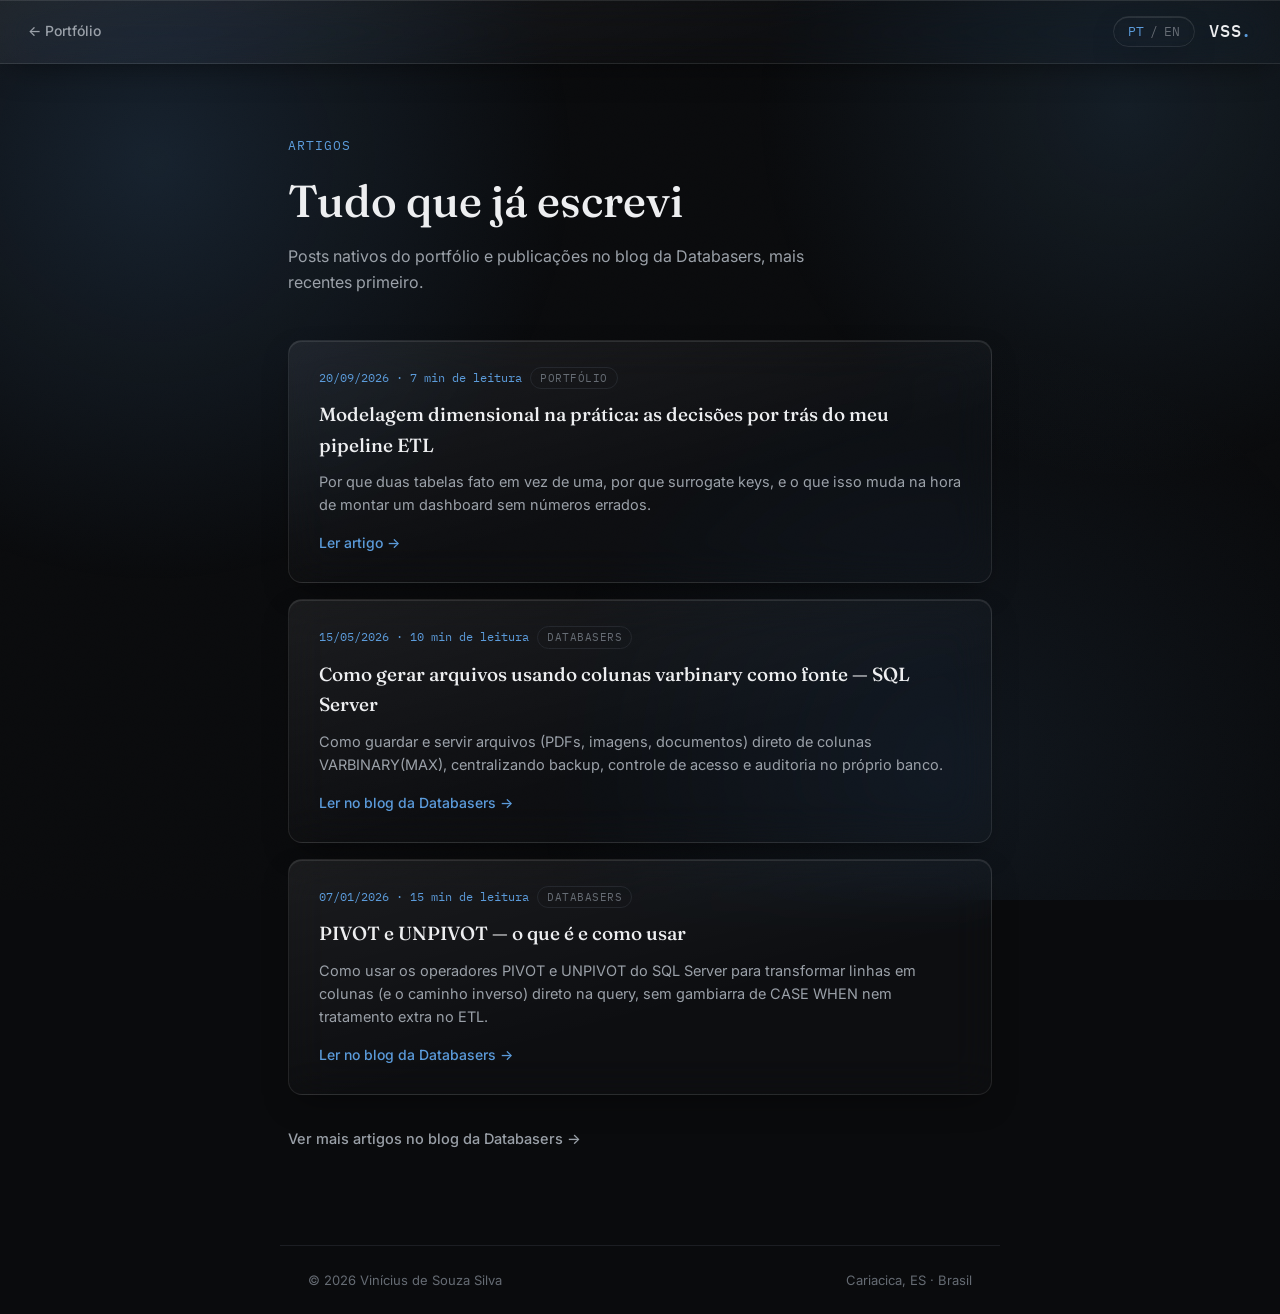
<file: artigos/index.html>
<!DOCTYPE html>
<html lang="pt-BR">
<head>
<meta charset="UTF-8">
<meta name="viewport" content="width=device-width, initial-scale=1.0">
<title>Artigos · Vinícius de Souza Silva</title>
<meta name="description" content="Todos os artigos de Vinícius de Souza Silva: posts nativos do portfólio e publicações no blog da Databasers.">

<meta property="og:type" content="website">
<meta property="og:url" content="https://vinnysou.github.io/artigos/index.html">
<meta property="og:title" content="Artigos · Vinícius de Souza Silva">
<meta property="og:description" content="Posts nativos do portfólio e publicações no blog da Databasers.">
<meta property="og:image" content="https://vinnysou.github.io/assets/og-image.png">
<meta name="twitter:card" content="summary_large_image">
<meta name="twitter:image" content="https://vinnysou.github.io/assets/og-image.png">

<link rel="icon" href="../assets/favicon.svg" type="image/svg+xml">
<link rel="preconnect" href="https://fonts.googleapis.com">
<link rel="preconnect" href="https://fonts.gstatic.com" crossorigin>
<link href="https://fonts.googleapis.com/css2?family=Fraunces:opsz,wght@9..144,400;9..144,500;9..144,600&family=Inter:wght@400;500;600;700&family=IBM+Plex+Mono:wght@400;500&display=swap" rel="stylesheet">
<link rel="stylesheet" href="../css/style.css?v=5">
</head>
<body>

<div class="bg-blobs" aria-hidden="true"></div>
<div class="noise-overlay" aria-hidden="true"></div>

<header class="article-header glass">
  <a href="../index.html#artigos" class="article-back">&#8592; Portfólio</a>
  <div class="header-actions">
    <button class="lang-toggle glass" id="lang-toggle" type="button" aria-label="Switch language">
      <span class="lang-opt is-active" data-lang="pt">PT</span><span class="lang-sep">/</span><span class="lang-opt" data-lang="en">EN</span>
    </button>
    <a href="../index.html" class="brand">VSS<span class="brand-dot">.</span></a>
  </div>
</header>

<main class="article-page article-page--wide">
  <p class="csection-eyebrow reveal" data-i18n="articlesPage.eyebrow">Artigos</p>
  <h1 class="prose-title reveal" data-i18n="articlesPage.title">Tudo que já escrevi</h1>
  <p class="section-lead reveal" data-i18n="articlesPage.lead">Posts nativos do portfólio e publicações no blog da Databasers, mais recentes primeiro.</p>

  <div class="articles-list reveal">
    <a class="article-card glass" href="modelagem-dimensional-na-pratica.html">
      <p class="article-meta"><span data-i18n="articles.dimensional.date">20/09/2026</span> · <span data-i18n="articles.dimensional.read">7 min de leitura</span><span class="article-source">Portfólio</span></p>
      <h3 data-i18n="articles.dimensional.title">Modelagem dimensional na prática: as decisões por trás do meu pipeline ETL</h3>
      <p data-i18n="articles.dimensional.excerpt">Por que duas tabelas fato em vez de uma, por que surrogate keys, e o que isso muda na hora de montar um dashboard sem números errados.</p>
      <span class="article-link" data-i18n="articles.readNative">Ler artigo &#8594;</span>
    </a>

    <a class="article-card glass" href="https://databasers.com.br/blog/details/O%20VARBINARY%20%C3%A9%20um%20tipo%20de%20dado%20do%20SQL%20Server%20destinado%20ao%20armazenamento%20de%20dados%20bin%C3%A1rios%20de%20tamanho%20vari%C3%A1vel.%20Diferente%20dos%20tipos%20convencionais..." target="_blank" rel="noopener">
      <p class="article-meta"><span data-i18n="articles.varbinary.date">15/05/2026</span> · <span data-i18n="articles.varbinary.read">10 min de leitura</span><span class="article-source">Databasers</span></p>
      <h3 data-i18n="articles.varbinary.title">Como gerar arquivos usando colunas varbinary como fonte — SQL Server</h3>
      <p data-i18n="articles.varbinary.excerpt">Como guardar e servir arquivos (PDFs, imagens, documentos) direto de colunas VARBINARY(MAX), centralizando backup, controle de acesso e auditoria no próprio banco.</p>
      <span class="article-link" data-i18n="articles.read">Ler no blog da Databasers &#8594;</span>
    </a>

    <a class="article-card glass" href="https://databasers.com.br/blog/details/Para%20quem%20trabalha%20com%20SQL%20Server,%20%C3%A9%20muito%20comum%20a%20necessidade%20de%20reorganizar%20dados%20para%20atender%20diferentes%20cen%C3%A1rios,%20como%20gera%C3%A7%C3%A3o%20de%20relat%C3%B3rios..." target="_blank" rel="noopener">
      <p class="article-meta"><span data-i18n="articles.pivot.date">07/01/2026</span> · <span data-i18n="articles.pivot.read">15 min de leitura</span><span class="article-source">Databasers</span></p>
      <h3 data-i18n="articles.pivot.title">PIVOT e UNPIVOT — o que é e como usar</h3>
      <p data-i18n="articles.pivot.excerpt">Como usar os operadores PIVOT e UNPIVOT do SQL Server para transformar linhas em colunas (e o caminho inverso) direto na query, sem gambiarra de CASE WHEN nem tratamento extra no ETL.</p>
      <span class="article-link" data-i18n="articles.read">Ler no blog da Databasers &#8594;</span>
    </a>
  </div>

  <p class="articles-more reveal">
    <a href="https://databasers.com.br/blog/autor/vinicius-silva" target="_blank" rel="noopener" data-i18n="articles.more">Ver mais artigos no blog da Databasers &#8594;</a>
  </p>
</main>

<footer class="content-footer article-footer">
  <p>&copy; <span id="year"></span> Vinícius de Souza Silva</p>
  <p data-i18n="footer.built">Cariacica, ES · Brasil</p>
</footer>

<script src="../js/main.js?v=6"></script>
</body>
</html>
</file>
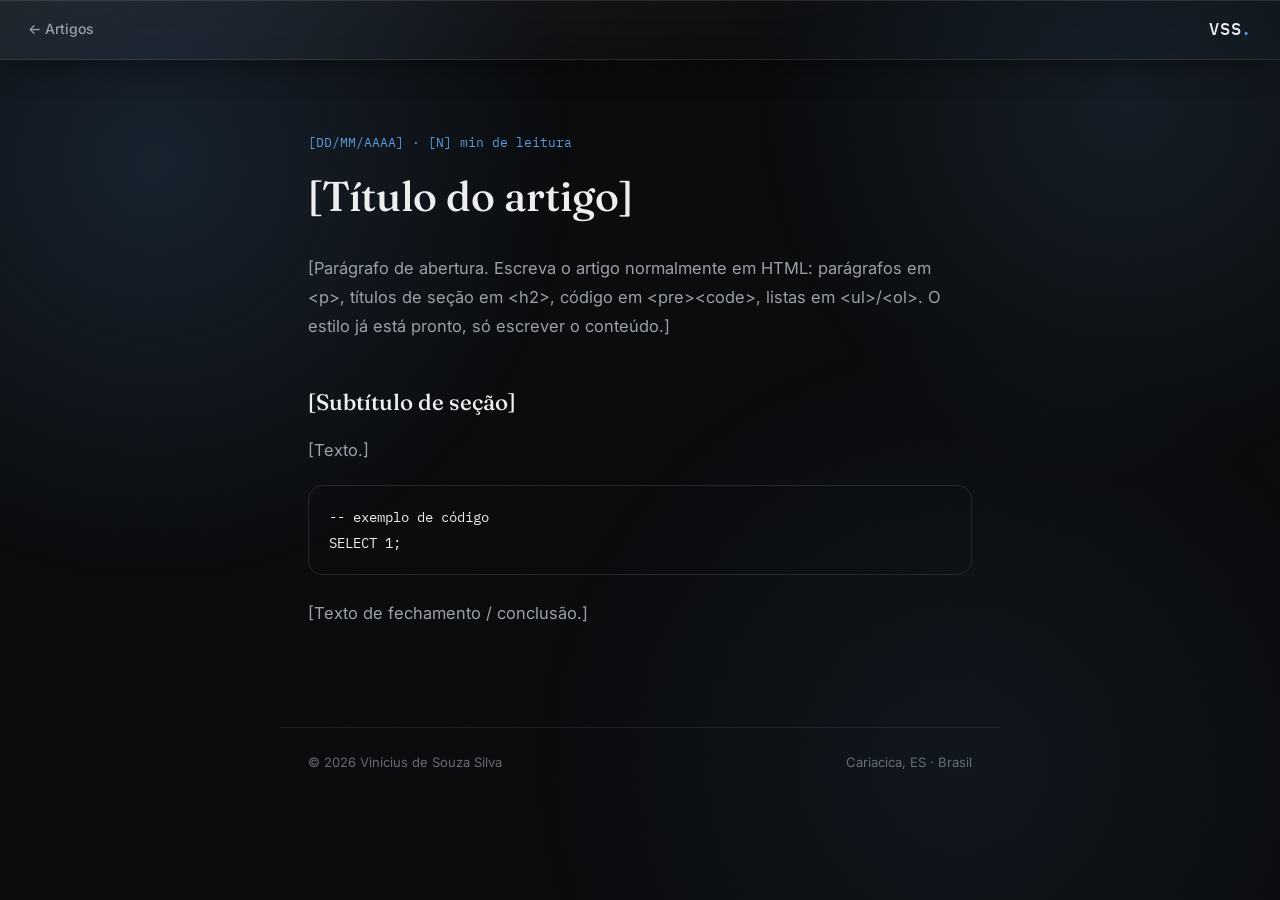
<file: artigos/_template.html>
<!DOCTYPE html>
<html lang="pt-BR">
<head>
<meta charset="UTF-8">
<meta name="viewport" content="width=device-width, initial-scale=1.0">
<title>[Título do artigo] · Vinícius de Souza Silva</title>
<meta name="description" content="[Resumo de 1-2 linhas para SEO e compartilhamento.]">
<link rel="icon" href="../assets/favicon.svg" type="image/svg+xml">
<link rel="preconnect" href="https://fonts.googleapis.com">
<link rel="preconnect" href="https://fonts.gstatic.com" crossorigin>
<link href="https://fonts.googleapis.com/css2?family=Fraunces:opsz,wght@9..144,400;9..144,500;9..144,600&family=Inter:wght@400;500;600;700&family=IBM+Plex+Mono:wght@400;500&display=swap" rel="stylesheet">
<link rel="stylesheet" href="../css/style.css?v=5">
</head>
<body>

<div class="bg-blobs" aria-hidden="true"></div>
<div class="noise-overlay" aria-hidden="true"></div>

<header class="article-header glass">
  <a href="index.html" class="article-back">&#8592; Artigos</a>
  <a href="../index.html" class="brand">VSS<span class="brand-dot">.</span></a>
</header>

<main class="article-page">
  <article class="prose">
    <p class="article-meta">
      <span>[DD/MM/AAAA]</span> · <span>[N] min de leitura</span>
    </p>
    <h1>[Título do artigo]</h1>

    <p>[Parágrafo de abertura. Escreva o artigo normalmente em HTML: parágrafos em
    &lt;p&gt;, títulos de seção em &lt;h2&gt;, código em &lt;pre&gt;&lt;code&gt;,
    listas em &lt;ul&gt;/&lt;ol&gt;. O estilo já está pronto, só escrever o
    conteúdo.]</p>

    <h2>[Subtítulo de seção]</h2>
    <p>[Texto.]</p>

    <pre><code>-- exemplo de código
SELECT 1;</code></pre>

    <p>[Texto de fechamento / conclusão.]</p>
  </article>
</main>

<footer class="content-footer article-footer">
  <p>&copy; <span id="year"></span> Vinícius de Souza Silva</p>
  <p>Cariacica, ES · Brasil</p>
</footer>

<script>document.getElementById("year").textContent = new Date().getFullYear();</script>
</body>
</html>
</file>
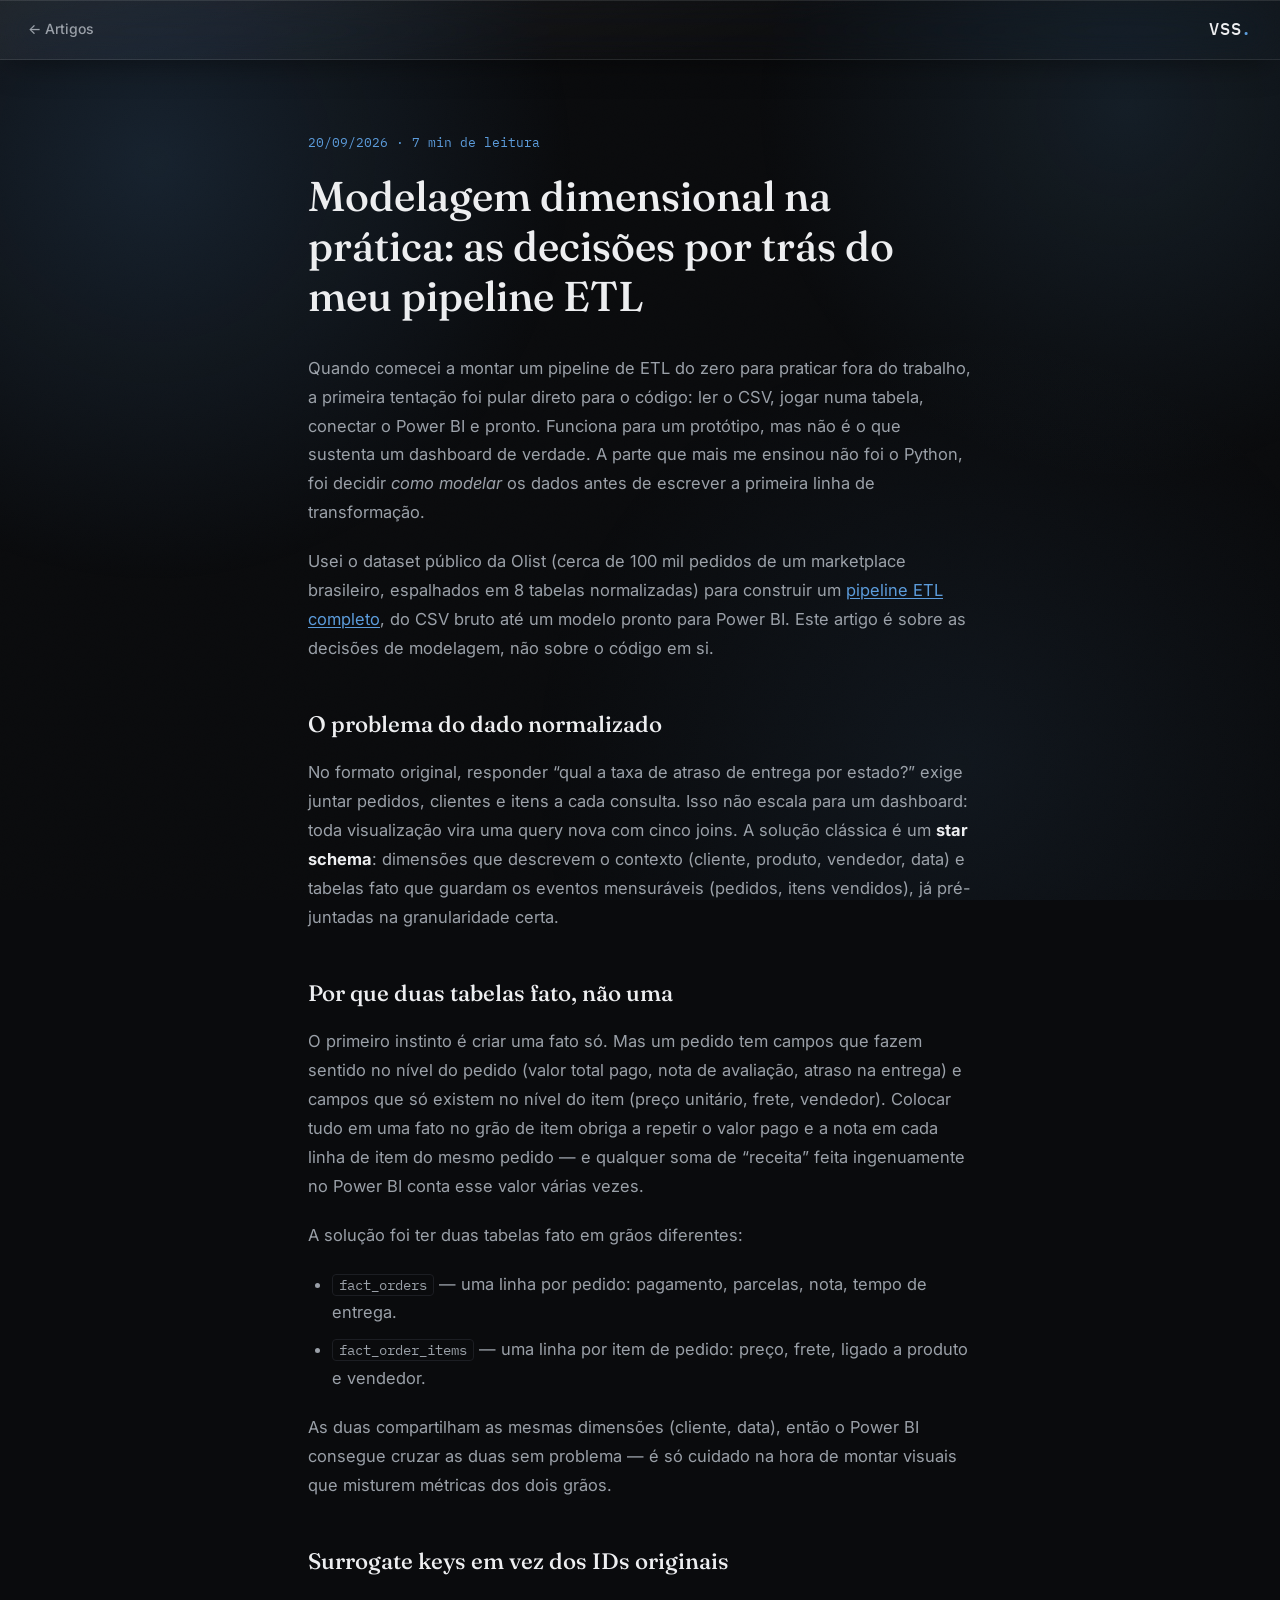
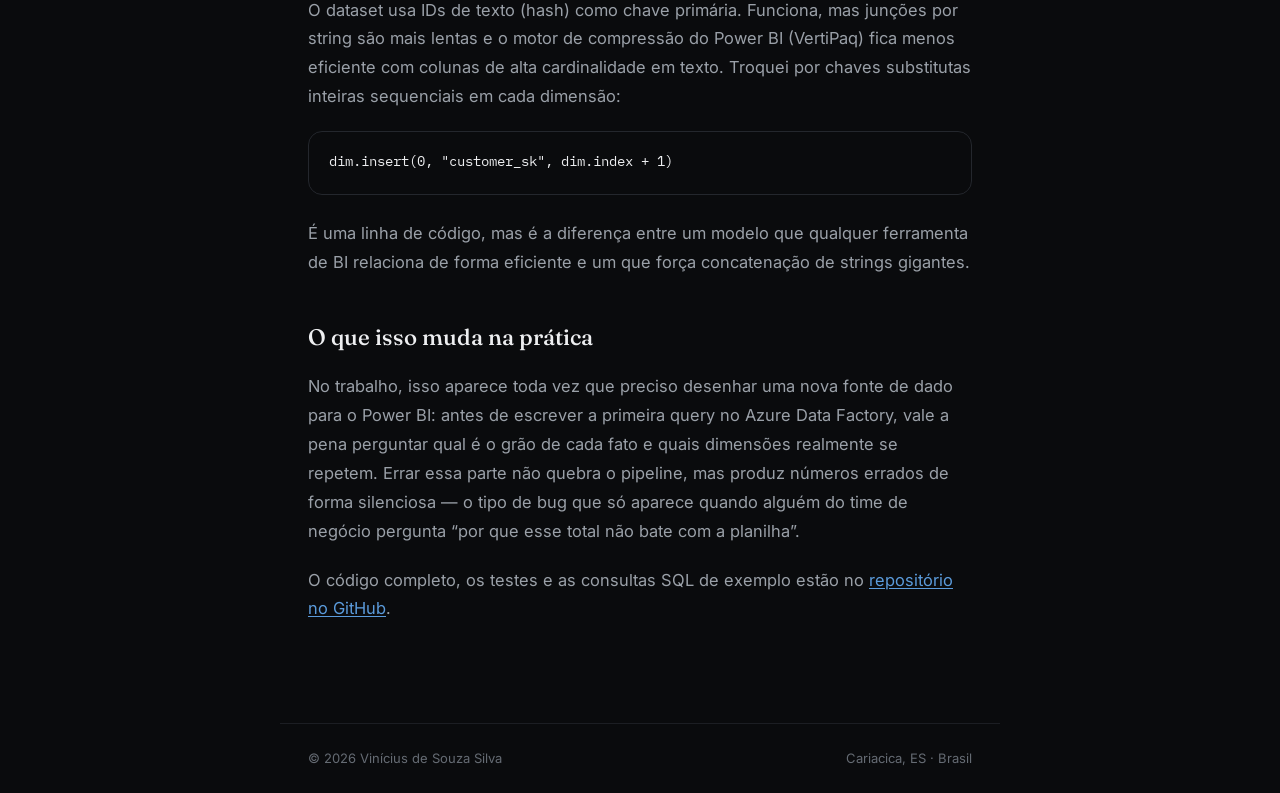
<file: artigos/modelagem-dimensional-na-pratica.html>
<!DOCTYPE html>
<html lang="pt-BR">
<head>
<meta charset="UTF-8">
<meta name="viewport" content="width=device-width, initial-scale=1.0">
<title>Modelagem dimensional na prática · Vinícius de Souza Silva</title>
<meta name="description" content="As decisões por trás do meu pipeline ETL: por que duas tabelas fato, por que surrogate keys, e o que isso muda na hora de montar um dashboard.">
<link rel="icon" href="../assets/favicon.svg" type="image/svg+xml">
<link rel="preconnect" href="https://fonts.googleapis.com">
<link rel="preconnect" href="https://fonts.gstatic.com" crossorigin>
<link href="https://fonts.googleapis.com/css2?family=Fraunces:opsz,wght@9..144,400;9..144,500;9..144,600&family=Inter:wght@400;500;600;700&family=IBM+Plex+Mono:wght@400;500&display=swap" rel="stylesheet">
<link rel="stylesheet" href="../css/style.css?v=5">
</head>
<body>

<div class="bg-blobs" aria-hidden="true"></div>
<div class="noise-overlay" aria-hidden="true"></div>

<header class="article-header glass">
  <a href="index.html" class="article-back">&#8592; Artigos</a>
  <a href="../index.html" class="brand">VSS<span class="brand-dot">.</span></a>
</header>

<main class="article-page">
  <article class="prose">
    <p class="article-meta">
      <span>20/09/2026</span> · <span>7 min de leitura</span>
    </p>
    <h1>Modelagem dimensional na prática: as decisões por trás do meu pipeline ETL</h1>

    <p>Quando comecei a montar um pipeline de ETL do zero para praticar fora do
    trabalho, a primeira tentação foi pular direto para o código: ler o CSV, jogar
    numa tabela, conectar o Power BI e pronto. Funciona para um protótipo, mas não é
    o que sustenta um dashboard de verdade. A parte que mais me ensinou não foi o
    Python, foi decidir <em>como modelar</em> os dados antes de escrever a primeira
    linha de transformação.</p>

    <p>Usei o dataset público da Olist (cerca de 100 mil pedidos de um marketplace
    brasileiro, espalhados em 8 tabelas normalizadas) para construir um
    <a href="https://github.com/VinnySou/olist-etl-powerbi" target="_blank" rel="noopener">pipeline ETL completo</a>,
    do CSV bruto até um modelo pronto para Power BI. Este artigo é sobre as decisões
    de modelagem, não sobre o código em si.</p>

    <h2>O problema do dado normalizado</h2>

    <p>No formato original, responder “qual a taxa de atraso de entrega por estado?”
    exige juntar pedidos, clientes e itens a cada consulta. Isso não escala para um
    dashboard: toda visualização vira uma query nova com cinco joins. A solução
    clássica é um <strong>star schema</strong>: dimensões que descrevem o contexto
    (cliente, produto, vendedor, data) e tabelas fato que guardam os eventos
    mensuráveis (pedidos, itens vendidos), já pré-juntadas na granularidade certa.</p>

    <h2>Por que duas tabelas fato, não uma</h2>

    <p>O primeiro instinto é criar uma fato só. Mas um pedido tem campos que fazem
    sentido no nível do pedido (valor total pago, nota de avaliação, atraso na
    entrega) e campos que só existem no nível do item (preço unitário, frete,
    vendedor). Colocar tudo em uma fato no grão de item obriga a repetir o valor
    pago e a nota em cada linha de item do mesmo pedido — e qualquer soma de
    “receita” feita ingenuamente no Power BI conta esse valor várias vezes.</p>

    <p>A solução foi ter duas tabelas fato em grãos diferentes:</p>

    <ul>
      <li><code>fact_orders</code> — uma linha por pedido: pagamento, parcelas, nota,
      tempo de entrega.</li>
      <li><code>fact_order_items</code> — uma linha por item de pedido: preço,
      frete, ligado a produto e vendedor.</li>
    </ul>

    <p>As duas compartilham as mesmas dimensões (cliente, data), então o Power BI
    consegue cruzar as duas sem problema — é só cuidado na hora de montar visuais que
    misturem métricas dos dois grãos.</p>

    <h2>Surrogate keys em vez dos IDs originais</h2>

    <p>O dataset usa IDs de texto (hash) como chave primária. Funciona, mas junções
    por string são mais lentas e o motor de compressão do Power BI (VertiPaq) fica
    menos eficiente com colunas de alta cardinalidade em texto. Troquei por chaves
    substitutas inteiras sequenciais em cada dimensão:</p>

    <pre><code>dim.insert(0, "customer_sk", dim.index + 1)</code></pre>

    <p>É uma linha de código, mas é a diferença entre um modelo que qualquer
    ferramenta de BI relaciona de forma eficiente e um que força concatenação de
    strings gigantes.</p>

    <h2>O que isso muda na prática</h2>

    <p>No trabalho, isso aparece toda vez que preciso desenhar uma nova fonte de dado
    para o Power BI: antes de escrever a primeira query no Azure Data Factory, vale a
    pena perguntar qual é o grão de cada fato e quais dimensões realmente se repetem.
    Errar essa parte não quebra o pipeline, mas produz números errados de forma
    silenciosa — o tipo de bug que só aparece quando alguém do time de negócio
    pergunta “por que esse total não bate com a planilha”.</p>

    <p>O código completo, os testes e as consultas SQL de exemplo estão no
    <a href="https://github.com/VinnySou/olist-etl-powerbi" target="_blank" rel="noopener">repositório no GitHub</a>.</p>
  </article>
</main>

<footer class="content-footer article-footer">
  <p>&copy; <span id="year"></span> Vinícius de Souza Silva</p>
  <p>Cariacica, ES · Brasil</p>
</footer>

<script>document.getElementById("year").textContent = new Date().getFullYear();</script>
</body>
</html>
</file>
<file: css/style.css>
/* ---------- Design tokens ---------- */
:root {
  --bg: #0a0b0d;
  --bg-elevated: #131519;
  --border: #24272d;
  --border-soft: #1c1e23;
  --text: #edeef0;
  --text-muted: #9aa0a8;
  --text-faint: #656b73;
  --accent: #5b9bdb;
  --accent-dim: #3d6c93;
  --accent-ink: #071018;
  --glass-cool: 96, 165, 220;

  --font-display: 'Fraunces', Georgia, serif;
  --font-body: 'Inter', -apple-system, BlinkMacSystemFont, sans-serif;
  --font-mono: 'IBM Plex Mono', 'SFMono-Regular', Menlo, monospace;

  --radius: 14px;
}

* { box-sizing: border-box; }
html { scroll-behavior: smooth; }

body {
  margin: 0;
  background: var(--bg);
  color: var(--text);
  font-family: var(--font-body);
  font-size: 16px;
  line-height: 1.6;
  -webkit-font-smoothing: antialiased;
}

@media (prefers-reduced-motion: reduce) {
  html { scroll-behavior: auto; }
  * { animation-duration: 0.001ms !important; transition-duration: 0.001ms !important; }
}

a { color: inherit; text-decoration: none; }

/* ---------- Ambient background ---------- */
.bg-blobs {
  position: fixed;
  inset: 0;
  z-index: 0;
  pointer-events: none;
  background:
    radial-gradient(680px circle at 12% 18%, rgba(91, 155, 219, 0.16), transparent 62%),
    radial-gradient(620px circle at 88% 12%, rgba(var(--glass-cool), 0.12), transparent 60%),
    radial-gradient(720px circle at 75% 85%, rgba(91, 155, 219, 0.08), transparent 60%);
}

.noise-overlay {
  position: fixed;
  inset: 0;
  pointer-events: none;
  z-index: 999;
  opacity: 0.03;
  mix-blend-mode: overlay;
  background-image: url("data:image/svg+xml,%3Csvg xmlns='http://www.w3.org/2000/svg' width='120' height='120'%3E%3Cfilter id='n'%3E%3CfeTurbulence type='fractalNoise' baseFrequency='0.9' numOctaves='2' stitchTiles='stitch'/%3E%3C/filter%3E%3Crect width='100%25' height='100%25' filter='url(%23n)'/%3E%3C/svg%3E");
}

/* ---------- Liquid glass ---------- */
.glass {
  background: linear-gradient(165deg, rgba(255,255,255,0.07), rgba(255,255,255,0.015) 60%);
  backdrop-filter: blur(20px) saturate(140%);
  -webkit-backdrop-filter: blur(20px) saturate(140%);
  border: 1px solid rgba(255,255,255,0.09);
  box-shadow:
    inset 0 1px 0 rgba(255,255,255,0.10),
    0 12px 32px -12px rgba(0,0,0,0.5);
}

/* ---------- Reveal-on-scroll ---------- */
.reveal {
  opacity: 0;
  transform: translateY(14px);
  transition: opacity 0.7s ease, transform 0.7s ease;
}
.reveal.is-visible {
  opacity: 1;
  transform: translateY(0);
}

.brand {
  font-family: var(--font-mono);
  font-size: 17px;
  letter-spacing: 0.04em;
  font-weight: 500;
}
.brand-dot { color: var(--accent); }

.header-actions { display: flex; align-items: center; gap: 14px; }

.lang-toggle {
  font-family: var(--font-mono);
  font-size: 13px;
  background: none;
  border-radius: 999px;
  color: var(--text-muted);
  padding: 6px 12px;
  cursor: pointer;
  display: flex;
  align-items: center;
  gap: 4px;
}
.lang-opt { padding: 0 2px; color: var(--text-faint); transition: color 0.15s ease; }
.lang-opt.is-active { color: var(--accent); }
.lang-sep { color: var(--text-faint); }

.csection { padding-bottom: 120px; }
.csection:last-of-type { padding-bottom: 60px; }

.csection-eyebrow {
  font-family: var(--font-mono);
  font-size: 13px;
  letter-spacing: 0.08em;
  text-transform: uppercase;
  color: var(--accent);
  margin: 0 0 28px;
}

.contact-title {
  font-family: var(--font-display);
  font-weight: 500;
  font-size: clamp(1.9rem, 3vw, 2.5rem);
  margin: 0 0 18px;
}

.section-lead {
  color: var(--text-muted);
  font-size: 16px;
  max-width: 520px;
  margin: 0 0 44px;
}

/* ---------- About ---------- */
.about-grid {
  display: grid;
  grid-template-columns: 1.4fr 1fr;
  gap: 40px;
  margin-bottom: 64px;
}
.about-text p {
  color: var(--text-muted);
  font-size: 16px;
  margin: 0 0 18px;
}
.about-text p:last-child { margin-bottom: 0; }

.about-facts {
  padding: 8px 24px;
  border-radius: var(--radius);
  align-self: start;
}
.about-facts dl { margin: 0; }
.fact {
  padding: 16px 0;
  border-bottom: 1px solid rgba(255,255,255,0.07);
}
.fact:last-child { border-bottom: none; }
.fact dt {
  font-family: var(--font-mono);
  font-size: 11.5px;
  text-transform: uppercase;
  letter-spacing: 0.06em;
  color: var(--text-faint);
  margin-bottom: 6px;
}
.fact dd { margin: 0; font-size: 14.5px; }

.skills {
  display: grid;
  grid-template-columns: repeat(2, 1fr);
  gap: 28px 32px;
}
.skill-group h3 {
  font-size: 13px;
  font-weight: 600;
  color: var(--text);
  margin: 0 0 14px;
}
.tag-list {
  list-style: none;
  margin: 0;
  padding: 0;
  display: flex;
  flex-wrap: wrap;
  gap: 8px;
}
.tag-list li {
  font-size: 12.5px;
  color: var(--text-muted);
  border: 1px solid var(--border);
  border-radius: 999px;
  padding: 5px 11px;
  transition: color 0.2s ease, border-color 0.2s ease, background-color 0.2s ease, transform 0.2s ease;
}

/* ---------- Skill tag hover colors (one per category) ---------- */
.skill-group--cloud .tag-list li:hover {
  color: #7db8ea;
  border-color: #7db8ea;
  background: rgba(125, 184, 234, 0.1);
  transform: translateY(-1px);
}
.skill-group--db .tag-list li:hover {
  color: #5fcf9f;
  border-color: #5fcf9f;
  background: rgba(95, 207, 159, 0.1);
  transform: translateY(-1px);
}
.skill-group--bi .tag-list li:hover {
  color: #ec9270;
  border-color: #ec9270;
  background: rgba(236, 146, 112, 0.1);
  transform: translateY(-1px);
}
.skill-group--lang .tag-list li:hover {
  color: #b79cf2;
  border-color: #b79cf2;
  background: rgba(183, 156, 242, 0.1);
  transform: translateY(-1px);
}

/* ---------- Timeline ---------- */
.timeline {
  list-style: none;
  margin: 0;
  padding: 0;
  border-left: 1px solid var(--border);
}
.timeline-item {
  position: relative;
  padding: 0 0 46px 32px;
}
.timeline-item:last-child { padding-bottom: 0; }
.timeline-marker {
  position: absolute;
  left: -5px;
  top: 4px;
  width: 9px;
  height: 9px;
  border-radius: 50%;
  background: var(--bg);
  border: 2px solid var(--accent);
}
.timeline-date {
  font-family: var(--font-mono);
  font-size: 12.5px;
  color: var(--accent);
  margin: 0 0 8px;
}
.timeline-content h3 {
  font-size: 16.5px;
  margin: 0 0 10px;
  font-weight: 600;
}
.timeline-content p {
  color: var(--text-muted);
  font-size: 14.5px;
  margin: 0;
}

/* ---------- Achievements ---------- */
.achievements-grid {
  display: grid;
  grid-template-columns: repeat(2, 1fr);
  gap: 20px;
  margin-bottom: 48px;
}
.achievement-card {
  border-radius: var(--radius);
  overflow: hidden;
  display: flex;
  flex-direction: column;
}
.achievement-photo {
  aspect-ratio: 16 / 10;
  width: 100%;
  object-fit: cover;
  display: block;
}
.achievement-photo--empty {
  display: flex;
  align-items: center;
  justify-content: center;
  background: linear-gradient(160deg, rgba(255,255,255,0.05), rgba(255,255,255,0.01));
  border-bottom: 1px solid rgba(255,255,255,0.07);
  color: var(--text-faint);
  font-family: var(--font-mono);
  font-size: 12px;
  text-transform: uppercase;
  letter-spacing: 0.05em;
}
.achievement-body { padding: 22px 24px 26px; }
.achievement-icon {
  display: block;
  width: 24px;
  height: 24px;
  margin-bottom: 10px;
  background-color: var(--accent);
  opacity: 0.9;
  -webkit-mask-image: url(../assets/badge-medal.svg);
  mask-image: url(../assets/badge-medal.svg);
  -webkit-mask-repeat: no-repeat;
  mask-repeat: no-repeat;
  -webkit-mask-size: contain;
  mask-size: contain;
}
.achievement-badge {
  display: inline-block;
  font-family: var(--font-mono);
  font-size: 11px;
  font-weight: 500;
  letter-spacing: 0.05em;
  color: var(--accent);
  border: 1px solid var(--accent-dim);
  border-radius: 999px;
  padding: 3px 10px;
  margin-bottom: 10px;
}
.achievement-badge--gold {
  color: #e0b64f;
  border-color: #8a6a2f;
}
.achievement-card h3 {
  font-family: var(--font-display);
  font-size: 18px;
  font-weight: 500;
  margin: 0 0 8px;
}
.achievement-meta {
  font-family: var(--font-mono);
  font-size: 12px;
  color: var(--text-faint);
  margin: 0 0 10px;
}
.achievement-card p:not(.achievement-meta) {
  font-size: 14px;
  color: var(--text-muted);
  margin: 0;
  line-height: 1.6;
}

.certifications h3 {
  font-size: 13.5px;
  color: var(--text-faint);
  font-weight: 500;
  margin: 0 0 16px;
}
.cert-badges {
  display: flex;
  flex-wrap: wrap;
  gap: 14px;
}
.cert-badge {
  display: flex;
  align-items: center;
  gap: 12px;
  border-radius: var(--radius);
  padding: 14px 18px;
  background: linear-gradient(165deg, rgba(255,255,255,0.06), rgba(255,255,255,0.015));
  border: 1px solid rgba(255,255,255,0.09);
}
.cert-badge-icon {
  display: block;
  width: 28px;
  height: 28px;
  flex-shrink: 0;
  background-color: var(--accent);
  -webkit-mask-image: url(../assets/badge-cert.svg);
  mask-image: url(../assets/badge-cert.svg);
  -webkit-mask-repeat: no-repeat;
  mask-repeat: no-repeat;
  -webkit-mask-size: contain;
  mask-size: contain;
}
.cert-badge-icon--official {
  width: 34px;
  height: 34px;
  background-color: transparent;
  -webkit-mask-image: none;
  mask-image: none;
}
a.cert-badge {
  transition: border-color 0.2s ease, transform 0.2s ease;
}
a.cert-badge:hover {
  border-color: var(--accent-dim);
  transform: translateY(-2px);
}
.cert-badge strong {
  display: block;
  font-family: var(--font-mono);
  font-size: 13px;
  color: var(--text);
}
.cert-badge span {
  font-size: 12.5px;
  color: var(--text-muted);
}
.cert-badge--pending {
  opacity: 0.55;
}

/* ---------- Projects ---------- */
.projects-grid {
  display: flex;
  flex-direction: column;
  gap: 20px;
  margin-bottom: 56px;
}
.project-card {
  border-radius: var(--radius);
  padding: 32px;
  display: flex;
  flex-direction: column;
  transition: border-color 0.25s ease, transform 0.25s ease, box-shadow 0.25s ease;
  position: relative;
  overflow: hidden;
}
.project-card::before {
  content: "";
  position: absolute;
  top: 0; left: 0; right: 0;
  height: 1px;
  background: linear-gradient(90deg, transparent, rgba(91,155,219,0.5), transparent);
  opacity: 0;
  transition: opacity 0.3s ease;
}
.project-card:hover {
  transform: translateY(-3px);
  box-shadow: inset 0 1px 0 rgba(255,255,255,0.14), 0 20px 40px -16px rgba(0,0,0,0.55);
}
.project-card:hover::before { opacity: 1; }
.project-card-head {
  display: flex;
  align-items: baseline;
  gap: 12px;
  margin-bottom: 14px;
}
.project-index {
  font-family: var(--font-mono);
  font-size: 12px;
  color: var(--text-faint);
}
.project-tag {
  font-family: var(--font-mono);
  font-size: 11.5px;
  text-transform: uppercase;
  letter-spacing: 0.05em;
  color: var(--accent);
}
.project-status {
  font-family: var(--font-mono);
  font-size: 10.5px;
  text-transform: uppercase;
  letter-spacing: 0.04em;
  color: var(--text-faint);
  border: 1px dashed var(--border);
  border-radius: 999px;
  padding: 2px 9px;
  margin-left: auto;
}
.project-card h3 {
  font-family: var(--font-display);
  font-size: 21px;
  font-weight: 500;
  margin: 0 0 16px;
}
.project-card p {
  font-size: 14.5px;
  color: var(--text-muted);
  margin: 0 0 12px;
  line-height: 1.65;
}
.project-card p strong {
  color: var(--text);
  font-weight: 600;
}
.project-stack { margin: 8px 0 20px; }
.project-links a {
  font-size: 14px;
  color: var(--accent);
  font-weight: 500;
}
.project-links a:hover { text-decoration: underline; }

.other-projects {
  border-top: 1px solid var(--border-soft);
  padding-top: 36px;
}
.other-projects h3 {
  font-size: 13.5px;
  color: var(--text-faint);
  font-weight: 500;
  margin: 0 0 16px;
}
.other-projects-list {
  list-style: none;
  margin: 0;
  padding: 0;
  display: flex;
  flex-direction: column;
  gap: 8px;
}
.other-projects-list a {
  color: var(--text-muted);
  font-weight: 500;
}
.other-projects-list a:hover { color: var(--accent); }
.other-projects-list span { color: var(--text-faint); font-size: 14.5px; }

/* ---------- Articles ---------- */
.articles-list {
  display: flex;
  flex-direction: column;
  gap: 16px;
  margin-bottom: 24px;
}
.article-card {
  display: block;
  border-radius: var(--radius);
  padding: 26px 30px;
  transition: border-color 0.25s ease, transform 0.25s ease;
}
.article-card:hover { transform: translateY(-2px); }
.article-meta {
  font-family: var(--font-mono);
  font-size: 12px;
  color: var(--accent);
  margin: 0 0 10px;
}
.article-card h3 {
  font-family: var(--font-display);
  font-size: 19px;
  font-weight: 500;
  margin: 0 0 10px;
  color: var(--text);
}
.article-card p:not(.article-meta) {
  font-size: 14.5px;
  color: var(--text-muted);
  margin: 0 0 14px;
  line-height: 1.6;
}
.article-link {
  font-size: 14px;
  color: var(--accent);
  font-weight: 500;
}
.article-card:hover .article-link { text-decoration: underline; }

.articles-more { font-size: 14.5px; }
.articles-more a { color: var(--text-muted); font-weight: 500; }
.articles-more a:hover { color: var(--accent); }

/* ---------- Contact ---------- */
.contact-links {
  display: flex;
  flex-direction: column;
  align-items: flex-start;
  gap: 12px;
}
.contact-link {
  font-family: var(--font-mono);
  font-size: 15.5px;
  color: var(--text);
  border-bottom: 1px solid var(--border);
  padding-bottom: 3px;
  transition: color 0.2s ease, border-color 0.2s ease;
}
.contact-link:hover { color: var(--accent); border-color: var(--accent); }

.content-footer {
  border-top: 1px solid var(--border-soft);
  padding-top: 24px;
  display: flex;
  justify-content: space-between;
  font-size: 13px;
  color: var(--text-faint);
}
.content-footer p { margin: 0; }

/* ---------- Responsive ---------- */
@media (max-width: 980px) {
  .about-grid { grid-template-columns: 1fr; gap: 32px; }
  .csection { padding-bottom: 72px; }
}

@media (max-width: 520px) {
  .skills { grid-template-columns: 1fr; }
}

/* ---------- Article source tag ---------- */
.article-source {
  display: inline-block;
  font-family: var(--font-mono);
  font-size: 10.5px;
  text-transform: uppercase;
  letter-spacing: 0.05em;
  color: var(--text-faint);
  border: 1px solid var(--border);
  border-radius: 999px;
  padding: 2px 9px;
  margin-left: 8px;
  vertical-align: middle;
}

/* ---------- Standalone article pages (artigos/*.html) ---------- */
.article-header {
  position: sticky;
  top: 0;
  z-index: 100;
  display: flex;
  align-items: center;
  justify-content: space-between;
  padding: 16px 28px;
  margin: 0;
  border-radius: 0;
  border-left: none;
  border-right: none;
  border-top: none;
}
.article-back {
  font-size: 14px;
  color: var(--text-muted);
  font-weight: 500;
}
.article-back:hover { color: var(--accent); }

.article-page {
  max-width: 720px;
  margin: 0 auto;
  padding: 72px 28px 40px;
  position: relative;
  z-index: 1;
}
.article-page--wide { max-width: 760px; }
.article-page--wide .csection-eyebrow { margin-bottom: 18px; }
.article-page--wide .articles-list { margin: 40px 0 32px; }

.prose-title {
  font-family: var(--font-display);
  font-weight: 500;
  font-size: clamp(2rem, 4.5vw, 2.8rem);
  line-height: 1.15;
  margin: 0 0 18px;
}

.prose .article-meta {
  font-family: var(--font-mono);
  font-size: 12.5px;
  color: var(--accent);
  margin: 0 0 18px;
}
.prose h1 {
  font-family: var(--font-display);
  font-weight: 500;
  font-size: clamp(1.9rem, 4vw, 2.6rem);
  line-height: 1.2;
  margin: 0 0 32px;
}
.prose h2 {
  font-family: var(--font-display);
  font-weight: 500;
  font-size: 1.4rem;
  margin: 44px 0 16px;
}
.prose h3 {
  font-size: 1.1rem;
  font-weight: 600;
  margin: 32px 0 12px;
}
.prose p {
  font-size: 16.5px;
  line-height: 1.75;
  color: var(--text-muted);
  margin: 0 0 20px;
}
.prose strong { color: var(--text); }
.prose a { color: var(--accent); text-decoration: underline; text-underline-offset: 2px; }
.prose ul, .prose ol {
  color: var(--text-muted);
  font-size: 16.5px;
  line-height: 1.75;
  margin: 0 0 20px;
  padding-left: 24px;
}
.prose li { margin-bottom: 8px; }
.prose blockquote {
  margin: 28px 0;
  padding: 4px 20px;
  border-left: 2px solid var(--accent);
  color: var(--text-muted);
  font-style: italic;
}
.prose pre {
  background: var(--bg-card);
  border: 1px solid var(--border);
  border-radius: var(--radius);
  padding: 18px 20px;
  overflow-x: auto;
  margin: 0 0 24px;
}
.prose code {
  font-family: var(--font-mono);
  font-size: 13.5px;
}
.prose p code, .prose li code {
  background: var(--bg-card);
  border: 1px solid var(--border-soft);
  border-radius: 4px;
  padding: 1px 6px;
}
.prose img {
  max-width: 100%;
  border-radius: var(--radius);
  margin: 8px 0 28px;
}
.prose hr {
  border: none;
  border-top: 1px solid var(--border-soft);
  margin: 40px 0;
}

.article-footer {
  max-width: 720px;
  margin: 40px auto 0;
  padding: 24px 28px;
}

@media (max-width: 520px) {
  .article-page { padding: 56px 20px 32px; }
  .article-footer { padding: 20px; }
}
</file>
